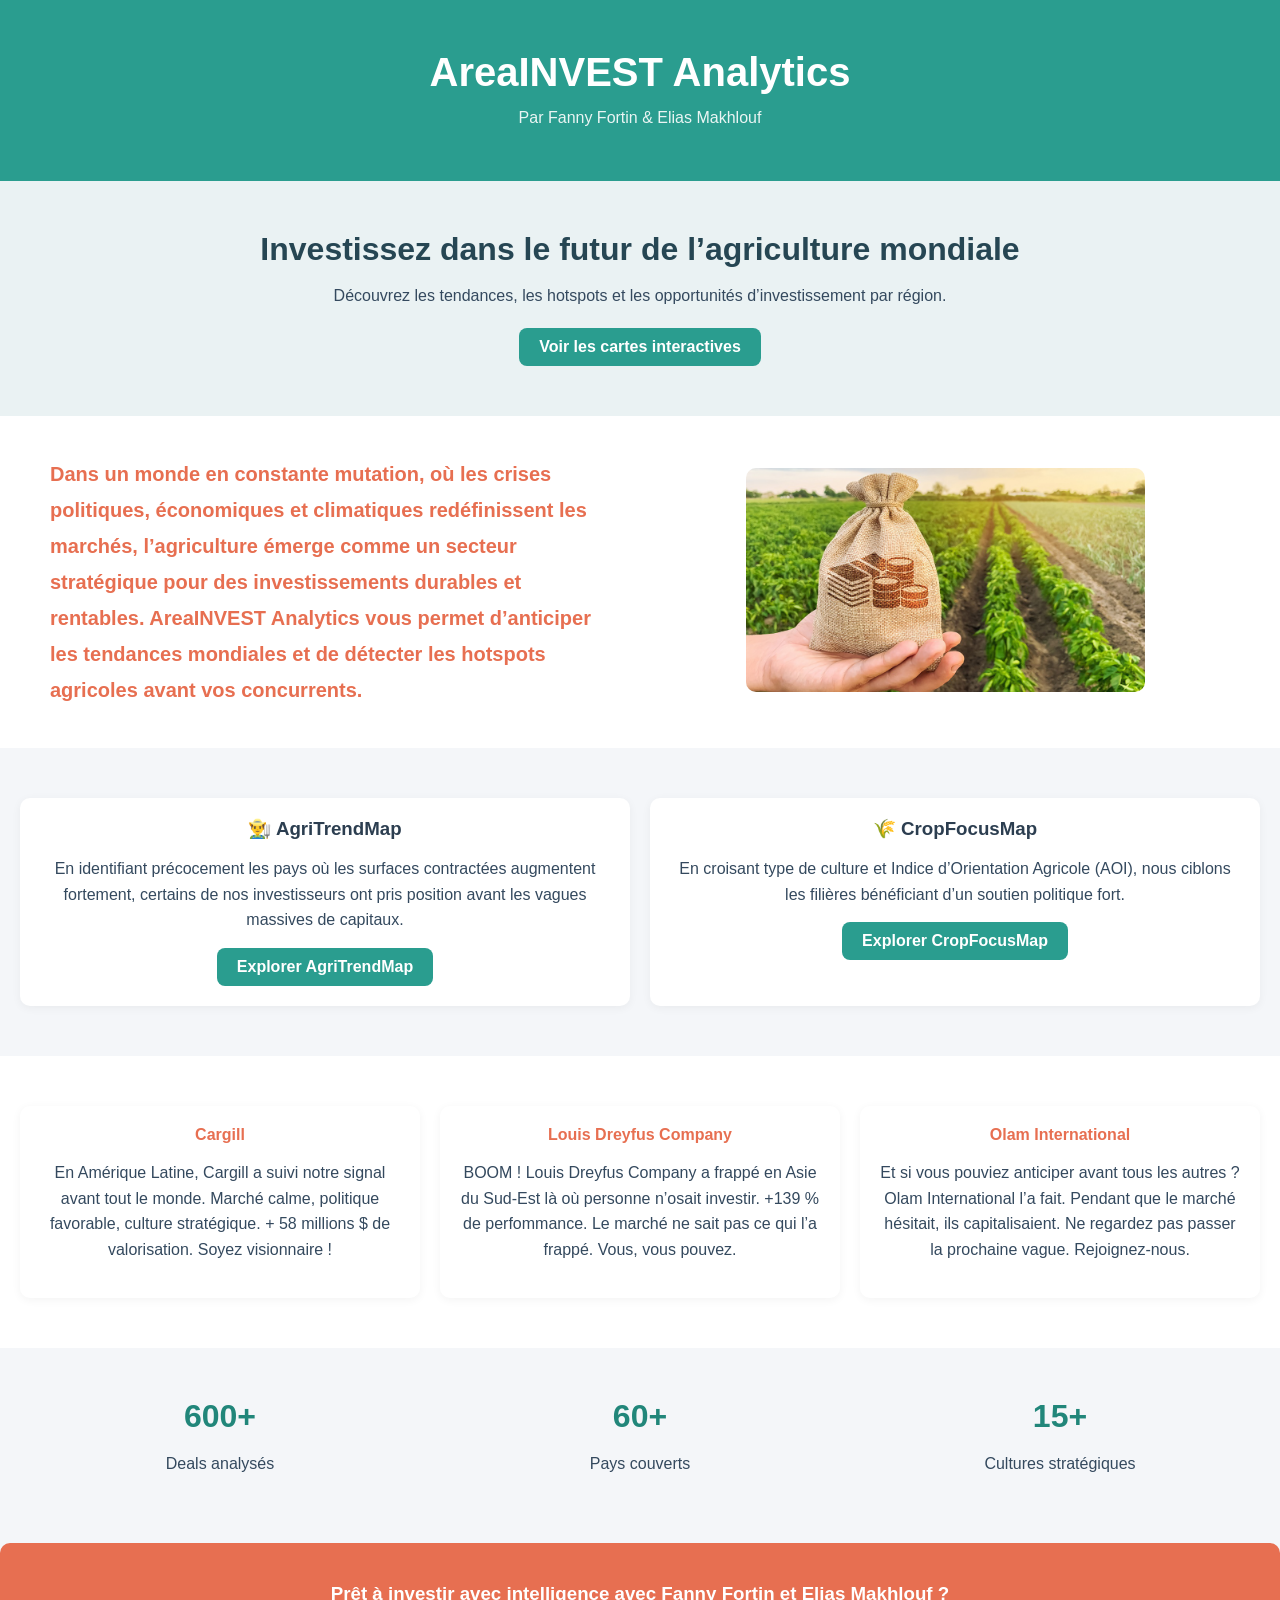
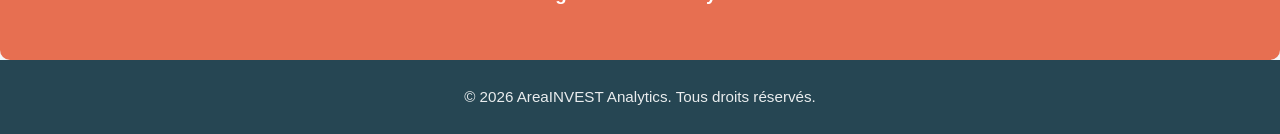
<file: app/index.html>
<!DOCTYPE html>
<html lang="fr">
<head>
    <meta charset="UTF-8">
    <title>AreaINVEST Analytics</title>
    <link rel="stylesheet" href="index.css">
    <link rel="icon" type="image/png" href="/img/icon.png">

</head>
<body>
    <header>
        <h1>AreaINVEST Analytics</h1>
        <p class="team">Par Fanny Fortin & Elias Makhlouf</p>
    </header>

<main>

    <!-- Introduction -->
    <section class="intro">
        <h2>Investissez dans le futur de l’agriculture mondiale</h2>
        <p>Découvrez les tendances, les hotspots et les opportunités d’investissement par région.</p>
        <a href="#maps" class="btn">Voir les cartes interactives</a>
    </section>

    <!-- Contextualisation -->
    <section class="context">
        <div class="context-text">
            <p>
            Dans un monde en constante mutation, où les crises politiques, économiques et climatiques redéfinissent les marchés, l’agriculture émerge comme un secteur stratégique pour des investissements durables et rentables. 
            AreaINVEST Analytics vous permet d’anticiper les tendances mondiales et de détecter les hotspots agricoles avant vos concurrents.
            </p>
        </div>
        <div class="context-image">
            <img src="./img/bourseInvestAgri.png" alt="Investissement agricole">
        </div>
    </section>

    <!-- Cartes -->
    <section id="maps" class="maps-overview">
        <div class="map-card">
            <h3>👨‍🌾 AgriTrendMap</h3>
            <p>En identifiant précocement les pays où les surfaces contractées augmentent fortement, 
        certains de nos investisseurs ont pris position avant les vagues massives de capitaux.  
        </p>
            <a href="openlayers.html" class="btn">Explorer AgriTrendMap</a>
        </div>

        <div class="map-card">
            <h3>🌾 CropFocusMap</h3>
            <p> En croisant type de culture et Indice d’Orientation Agricole (AOI), 
        nous ciblons les filières bénéficiant d’un soutien politique fort.</p>
            <a href="leaflet.html" class="btn">Explorer CropFocusMap</a>
        </div>
    </section>

    <!-- Régions -->
    <section class="regions">
        <div class="region">  
            <h4>Cargill</h4>
            <p>
            En Amérique Latine, Cargill a suivi notre signal avant tout le monde.  
            Marché calme, politique favorable, culture stratégique. + 58 millions $ de valorisation.  
            Soyez visionnaire !
            </p>
                    </div>
        <div class="region">
            <h4>Louis Dreyfus Company</h4>
            <p>
                BOOM ! Louis Dreyfus Company a frappé en Asie du Sud-Est là où personne n’osait investir. +139 % de perfommance.  
                Le marché ne sait pas ce qui l’a frappé. Vous, vous pouvez.
            </p>

        </div>

        <div class="region">
            <h4>Olam International</h4>
            <p>
            Et si vous pouviez anticiper avant tous les autres ?  
            Olam International l’a fait. Pendant que le marché hésitait, ils capitalisaient.  
            Ne regardez pas passer la prochaine vague. Rejoignez-nous.
            </p>

        </div>
    </section>

    <!-- Chiffres clés -->
    <section class="stats">
        <div class="stat"><span>600+</span><p>Deals analysés</p></div>
        <div class="stat"><span>60+</span><p>Pays couverts</p></div>
        <div class="stat"><span>15+</span><p>Cultures stratégiques</p></div>
    </section>

    <!-- Final -->
    <section class="final">
        <h3>Prêt à investir avec intelligence avec Fanny Fortin et Elias Makhlouf ?</h3>
    </section>

</main>


    <footer>
        <p>&copy; 2026 AreaINVEST Analytics. Tous droits réservés.</p>
    </footer>
</body>
</html>
</file>
<file: app/index.css>
/* BASE */
html, body {margin:0; padding:0; font-family:Verdana, Geneva, Tahoma, sans-serif; background-color:#f4f6f9; color:#2c3e50;}
h1, h2, h3, h4 {margin:0; font-weight:600;}
p {line-height:1.6; color:#34495e;}

/* HEADER */
header {background:#2a9d8f; color:white; padding:50px 20px; text-align:center;}
header h1 {font-size:2.5em; margin-bottom:10px;}
header p {max-width:800px; margin:0 auto; font-size:1em; opacity:0.9;}
.team { opacity:0.9;color: white; text-align: center;}

/* intro */
.intro {text-align:center; padding:50px 20px; background:#eaf2f3;}
.intro h2 {font-size:2em; margin-bottom:15px; color:#264653;}
.intro p {max-width:700px; margin:0 auto 20px auto; font-size:1em;}
.intro img {width:100%; max-width:800px; border-radius:10px;}

/* contextS */
.context {display:flex; align-items:center;  gap:40px; padding:20px 50px; background:#ffffff;}
.context-text {flex:1;}
.context-text p {font-size:1.25em; line-height:1.8; color:#e76f51; font-weight:500; max-width:650px;font-weight:600}
.context-image {flex:1; text-align:center;}
.context-image img {max-width:70%; height:auto; border-radius:10px;}

/* MAP CARDS */
.maps-overview {display:flex; flex-wrap:wrap; justify-content:center; gap:20px; padding:50px 20px; background:#f4f6f9;}
.map-card {flex:1 1 320px; background:#ffffff; border-radius:10px; padding:20px; text-align:center; box-shadow:0 2px 10px rgba(0,0,0,0.05);}
.map-card h3 {margin-bottom:10px;}
.map-card p {margin-bottom:15px;}

/* REGIONS */
.regions {display:flex; align-items: stretch;flex-wrap:wrap; justify-content:center; gap:20px; padding:50px 20px; background:#ffffff;}
.region {flex:1 1 250px; text-align:center; padding:20px; border-radius:10px; box-shadow:0 2px 10px rgba(0,0,0,0.05);}
.region h4 {margin-bottom:10px; color:#e76f51;}

/* STATS */
.stats {display:flex; flex-wrap:wrap; justify-content:center; gap:20px; padding:50px 20px; background:#f4f6f9;}
.stat {flex:1 1 150px; text-align:center;}
.stat span {display:block; font-size:2em; color:#21867a; margin-bottom:8px; font-weight:900;}

/* FINAL */
.final {text-align:center; padding:40px 20px; background:#e76f51; color:white; border-radius:10px;}
.final h3 {margin-bottom:15px;}
.final .btn {background:white; color:#e76f51; padding:10px 20px; border-radius:8px; font-weight:600;}

/* BUTTONS & LINKS */
.btn {display:inline-block; padding:10px 20px; font-weight:600; text-decoration:none; text-align:center; color:white; background:#2a9d8f; border-radius:8px;}
.btn:hover {background-color:#e76f51; color:white; border-color:#e76f51;}

/* FOOTER */
footer {background:#264653; color:white; text-align:center; padding:25px 20px; font-size:0.95em;}
footer p {margin:0; opacity:0.9;color: white;}

/* RESPONSIVE */
@media (max-width:768px){.contexts, .maps-overview, .regions, .stats{flex-direction:column; align-items:center;}}
</file>
